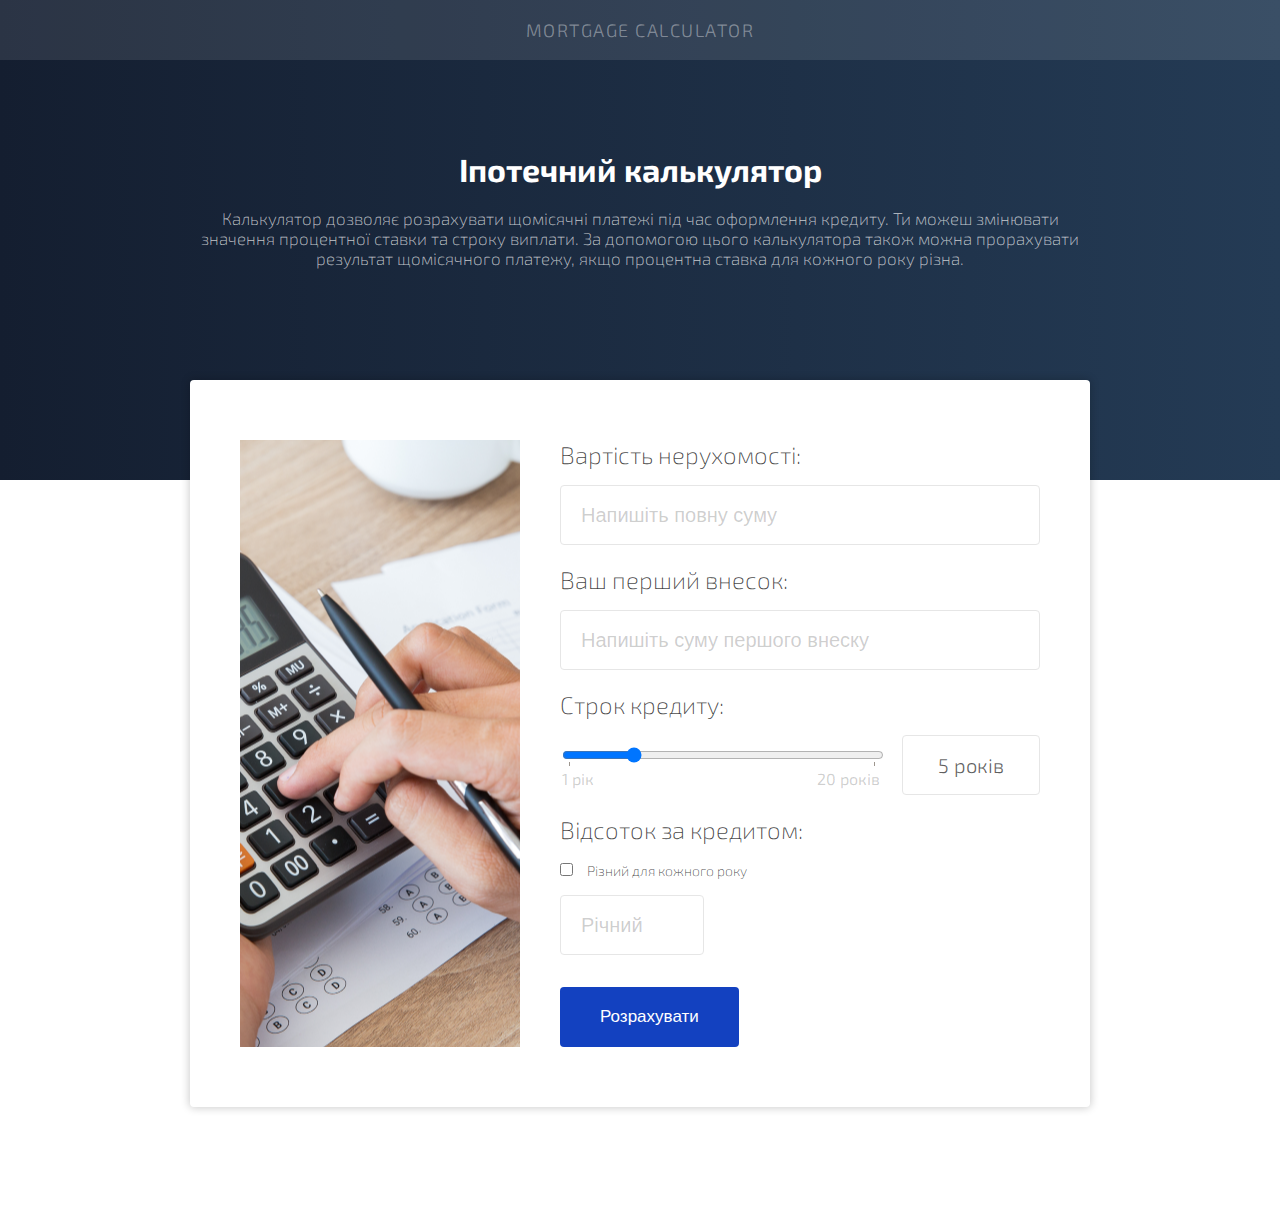
<file: index.html>
<!DOCTYPE html>
<html lang="ru">

<head>
    <meta charset="UTF-8">
    <meta name="viewport" content="width=device-width, initial-scale=1.0">
    <meta http-equiv="X-UA-Compatible" content="ie=edge">
    <link
        rel="shortcut icon"
        type="image/x-icon"
        href="img/calculator.ico"
    >

    <link
        href="https://fonts.googleapis.com/css?family=Exo+2:100,200,300,400,500,600,700,800,900&display=swap&subset=cyrillic,cyrillic-ext"
        rel="stylesheet">
    <link rel="stylesheet" type="text/css" href="css/style.css">
    <script src="js/main.js" type="text/javascript"></script>
    <title>Іпотечний калькулятор</title>
</head>

<body>

    <header>

        <div class="heading">
            <div class="heading-logo">
                Mortgage Calculator
            </div>
        </div>
        <div class="heading-text">
            <h1 class="heading-text-h1">Іпотечний калькулятор</h1>
            <p class="heading-text-p">
                Калькулятор дозволяє розрахувати щомісячні платежі під час оформлення кредиту. Ти можеш змінювати значення процентної ставки та строку виплати. За допомогою цього калькулятора також можна прорахувати результат щомісячного платежу, якщо процентна ставка для кожного року різна.
            </p>
        </div>

    </header>

    <main>
        <div class="calc-wrap">
            <div class="something"></div>

            <div class="calc">

                <div class="input-area-wrap">

                    <div class="input-area price-area">
                        <h3 class="input-heading">Вартість нерухомості:</h3>
                        <input class="input-plaсe input-price" id='input-price' placeholder="Напишіть повну суму"
                            required type="number"></input>
                    </div>

                    <div class="input-area down-payment-area">
                        <h3 class="input-heading">Ваш перший внесок:</h3>
                        <input class="input-plaсe input-down-payment" id='input-down-payment'
                            placeholder="Напишіть суму першого внеску" required type="number"></input>
                    </div>

                    <div class="input-area years-area">
                        <h3 class="input-heading">Строк кредиту:</h3>

                        <div class="input-output-years-wrap">

                            <div class="input-years-wrap">
                                <input class="input-years" id='input-years' oninput="inputYearsFunction()" type="range"
                                    list="tickmarks" min="1" max="20" step="1" value="5" required></input>
                                <datalist id="tickmarks">
                                    <option value="1" label="1 рік">
                                    <option value="20" label="20 років">
                                </datalist>
                            </div>

                            <div class="output-years-wrap">
                                <output class="output-years" id="output-years" for="input-years">5 років</output>
                            </div>

                        </div>
                    </div>

                    <div class="input-area percent">
                        <h3 class="input-heading">Відсоток за кредитом:</h3>

                        <div class="checkbox-percent-wrap">
                            <input id="checkbox-percent-input" class="checkbox-percent-input" type="checkbox"
                                onclick="onCheckboxSelected(this)"></input>
                            <label for="checkbox-percent-input" class="checkbox-percent-label">Різний для кожного
                                 року</label>
                        </div>

                        <div class="input-percent-wrap" id="input-percent-wrap">

                            <div class="input-percent-one-wrap" id='input-percent-one-wrap'>
                                <input class="input-plaсe input-percent input-percent-one" id="input-percent-one"
                                    type="number" placeholder="Річний"></input>
                            </div>

                            <div class="input-percent-many-wrap" id='input-percent-many-wrap'>
                                <div class="percent-many-wrap" id="percent-many-wrap">
                                    <input class="input-plaсe input-percent input-percent-many"
                                        id="input-percent-many-0" type="number" placeholder="1 рік"></input>
                                </div>
                            </div>

                        </div>
                    </div>
                </div>

                <div class="submit-button-wrap">
                    <button type="submit" class="submit-button" id="submit-button"
                        onclick="onSubmit()">Розрахувати</button>
                </div>

            </div>
        </div>

        <div class="tabl-box-wrap" id="tabl-box-wrap">

            <div class="tabl-box">

                <table class="tabl" id="tabl">

                    <tr class="tabl-description-wrap">
                        <th class="description month-description">Місяць</th>
                        <th class="description body-description">Тіло</th>
                        <th class="description percent-description">Відсоток</th>
                        <th class="description result-payment-description">Платіж</th>
                    </tr>

                </table>

            </div>

        </div>

    </main>


    <footer></footer>

</body>

</html>
</file>
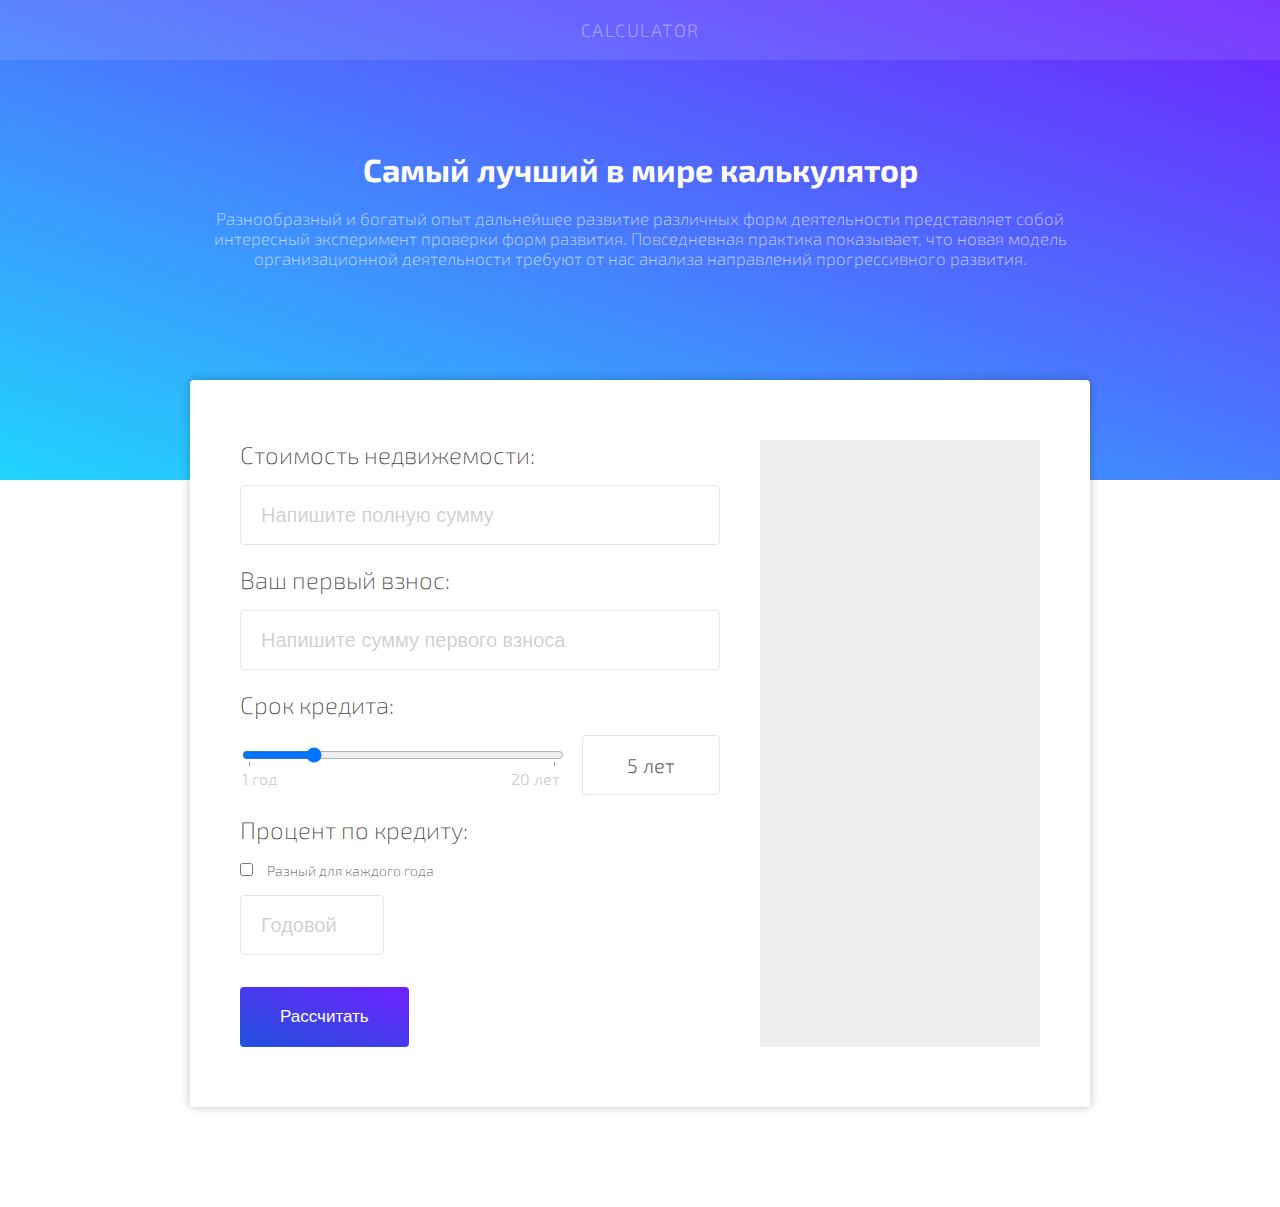
<file: docs/index.html>
<!DOCTYPE html>
<html lang="ru">

<head>
    <meta charset="UTF-8">
    <meta name="viewport" content="width=device-width, initial-scale=1.0">
    <meta http-equiv="X-UA-Compatible" content="ie=edge">

    <link
        href="https://fonts.googleapis.com/css?family=Exo+2:100,200,300,400,500,600,700,800,900&display=swap&subset=cyrillic,cyrillic-ext"
        rel="stylesheet">
    <link rel="stylesheet" type="text/css" href="css/style.css">
    <script src="js/main.js" type="text/javascript"></script>
    <title>Калькулятор</title>
</head>

<body>

    <header>

        <div class="heading">
            <div class="heading-logo">
                Calculator
            </div>
        </div>
        <div class="heading-text">
            <h1 class="heading-text-h1">Самый лучший в мире калькулятор</h1>
            <p class="heading-text-p">
                Разнообразный и богатый опыт дальнейшее развитие различных форм деятельности
                представляет собой интересный эксперимент проверки форм развития.
                Повседневная практика показывает, что новая модель организационной
                деятельности требуют от нас анализа направлений прогрессивного развития.
            </p>
        </div>

    </header>

    <main>
        <div class="calc-wrap">
            <div class="calc">

                <div class="input-area-wrap">

                    <!-- ******** СТОИМОСТЬ НЕДВИЖЕМОСТИ ******** -->
                    <div class="input-area price-area">
                        <h3 class="input-heading">Стоимость недвижемости:</h3>
                        <input class="input-plaсe input-price" id='input-price' placeholder="Напишите полную сумму"
                            required type="number"></input>
                    </div>

                    <!-- ******** ПЕРВЫЙ ВЗНОС ******** -->
                    <div class="input-area down-payment-area">
                        <h3 class="input-heading">Ваш первый взнос:</h3>
                        <input class="input-plaсe input-down-payment" id='input-down-payment'
                            placeholder="Напишите сумму первого взноса" required type="number"></input>
                    </div>

                    <!-- ******** СРОК КРЕДИТА ******** -->
                    <div class="input-area years-area">
                        <h3 class="input-heading">Срок кредита:</h3>

                        <div class="input-output-years-wrap">

                            <div class="input-years-wrap">
                                <input class="input-years" id='input-years' oninput="inputYearsFunction()" type="range"
                                    list="tickmarks" min="1" max="20" step="1" value="5" required></input>
                                <datalist id="tickmarks">
                                    <option value="1" label="1 год">
                                    <option value="20" label="20 лет">
                                </datalist>
                            </div>

                            <div class="output-years-wrap">
                                <output class="output-years" id="output-years" for="input-years">5 лет</output>
                            </div>

                        </div>
                    </div>

                    <!-- ******** ПРОЦЕНТ ПО КРЕДИТУ ******** -->
                    <div class="input-area percent">
                        <h3 class="input-heading">Процент по кредиту:</h3>

                        <!-- чек бокс (если для каждого года разный процент) -->
                        <div class="checkbox-percent-wrap">
                            <input id="checkbox-percent-input" class="checkbox-percent-input" type="checkbox"
                                onclick="onCheckboxSelected(this)"></input>
                            <label for="checkbox-percent-input" class="checkbox-percent-label">Разный для каждого
                                года</label>
                        </div>

                        <div class="input-percent-wrap" id="input-percent-wrap">

                            <!-- инпут – если процент одинаковый -->
                            <div class="input-percent-one-wrap" id='input-percent-one-wrap'>
                                <input class="input-plaсe input-percent input-percent-one" id="input-percent-one"
                                    type="number" placeholder="Годовой"></input>
                            </div>

                            <!-- инпуты – если процент для каждого года разный -->
                            <div class="input-percent-many-wrap" id='input-percent-many-wrap'>
                                <div class="percent-many-wrap" id="percent-many-wrap">
                                    <input class="input-plaсe input-percent input-percent-many"
                                        id="input-percent-many-0" type="number" placeholder="1 год"></input>
                                </div>
                            </div>

                        </div>
                    </div>
                </div>

                <!-- ******** КНОПКА РАССЧИТАТЬ ******** -->
                <div class="submit-button-wrap">
                    <button type="submit" class="submit-button" id="submit-button"
                        onclick="onSubmit()">Рассчитать</button>
                </div>

            </div>

            <!-- ******** ДОПОЛНИТЕЛЬНОЕ МЕСТО СПРАВА ОТ КАЛЬКУЛЯТОРА ******** -->
            <!-- **** (для картинки или банерной рекламы) **** -->
            <div class="something"></div>
        </div>

        <!-- ******** ТАБЛИЦА С РАССЧИТАННЫМИ РЕЗУЛЬТАТАМИ ******** -->
        <div class="tabl-box-wrap" id="tabl-box-wrap">

            <div class="tabl-box">

                <table class="tabl" id="tabl">

                    <tr class="tabl-description-wrap">
                        <th class="description month-description">Месяц</th>
                        <th class="description body-description">Тело</th>
                        <th class="description percent-description">Процент</th>
                        <th class="description result-payment-description">Платеж</th>
                    </tr>

                </table>

            </div>

        </div>

    </main>


    <footer></footer>

</body>

</html>
</file>
<file: css/style.css>
@charset "UTF-8";
body {
  font-family: "Exo 2", sans-serif;
  font-weight: 200; }

* {
  box-sizing: border-box; }

img {
  width: 100%;
  height: auto; }

body,
p,
h1,
h2,
h3,
h4,
a {
  margin: 0; }

header {
  height: 480px;
  width: 100%;
  background-color: #141e30;
  background-image: linear-gradient(to right, #141e30, #243b55);
  z-index: -100;
  text-align: center;
  color: white; }
  header .heading {
    height: 60px;
    background-color: rgba(255, 255, 255, 0.1);
    display: flex;
    align-items: center;
    justify-content: center; }
    header .heading .heading-logo {
      font-size: 18px;
      font-weight: 300;
      color: rgba(255, 255, 255, 0.4);
      text-transform: uppercase;
      letter-spacing: 1.5px; }
  header .heading-text {
    padding-top: 90px;
    width: 70vw;
    margin: 0 auto; }
    header .heading-text .heading-text-p {
      margin-top: 20px;
      font-size: 17px;
      color: rgba(255, 255, 255, 0.75); }

main {
  width: 900px;
  margin: 0 auto; }
  main .calc-wrap {
    background-color: #ffffff;
    z-index: -20;
    transform: translateY(-100px);
    border-radius: 4px;
    box-shadow: 0px 0px 8px 1px rgba(0, 0, 0, 0.2);
    padding: 60px 50px;
    display: flex; }
    main .calc-wrap .calc {
      width: 65%;
      padding-left: 40px; }
      main .calc-wrap .calc .input-area-wrap {
        color: rgba(0, 0, 0, 0.75);
        font-weight: 200; }
        main .calc-wrap .calc .input-area-wrap .input-area {
          margin-bottom: 20px;
          display: flex;
          flex-direction: column; }
          main .calc-wrap .calc .input-area-wrap .input-area .input-plaсe {
            height: 60px;
            border-radius: 4px;
            border: 1px solid #e6e6e6;
            font-size: 20px;
            padding-left: 20px;
            font-weight: 300;
            color: rgba(0, 0, 0, 0.637); }
          main .calc-wrap .calc .input-area-wrap .input-area .input-plaсe::placeholder {
            color: rgba(0, 0, 0, 0.2); }
          main .calc-wrap .calc .input-area-wrap .input-area .input-heading {
            margin-bottom: 16px;
            font-size: 24px;
            font-weight: 200; }
        main .calc-wrap .calc .input-area-wrap .years-area .input-output-years-wrap {
          display: flex;
          align-items: center;
          height: 60px; }
          main .calc-wrap .calc .input-area-wrap .years-area .input-output-years-wrap .input-years-wrap {
            width: 70%; }
            main .calc-wrap .calc .input-area-wrap .years-area .input-output-years-wrap .input-years-wrap .input-years {
              width: 100%; }
            main .calc-wrap .calc .input-area-wrap .years-area .input-output-years-wrap .input-years-wrap datalist {
              display: flex;
              justify-content: space-between;
              color: rgba(0, 0, 0, 0.2); }
          main .calc-wrap .calc .input-area-wrap .years-area .input-output-years-wrap .output-years-wrap {
            margin-left: 20px;
            width: 30%;
            height: 60px;
            border-radius: 4px;
            border: 1px solid #e6e6e6;
            font-size: 20px;
            font-weight: 300;
            color: rgba(0, 0, 0, 0.637);
            display: flex;
            align-items: center;
            justify-content: center; }
        main .calc-wrap .calc .input-area-wrap .percent .checkbox-percent-wrap {
          margin-bottom: 16px; }
          main .calc-wrap .calc .input-area-wrap .percent .checkbox-percent-wrap .checkbox-percent-input {
            margin: 0; }
          main .calc-wrap .calc .input-area-wrap .percent .checkbox-percent-wrap .checkbox-percent-label {
            margin-left: 10px;
            font-size: 14px; }
        main .calc-wrap .calc .input-area-wrap .percent .input-percent-wrap .input-percent-one-wrap {
          width: 100%; }
        main .calc-wrap .calc .input-area-wrap .percent .input-percent-wrap .input-percent-many-wrap {
          display: none;
          width: 100%; }
          main .calc-wrap .calc .input-area-wrap .percent .input-percent-wrap .input-percent-many-wrap .percent-many-wrap {
            display: flex;
            flex-wrap: wrap; }
        main .calc-wrap .calc .input-area-wrap .percent .input-percent-wrap .input-percent {
          width: 30%;
          margin-bottom: 12px;
          margin-right: 10px; }
        main .calc-wrap .calc .input-area-wrap .percent .input-percent-wrap .input-percent-main {
          width: 100%; }
      main .calc-wrap .calc .submit-button-wrap .submit-button {
        border-radius: 4px;
        background-color: #1341c0;
        border: none;
        padding: 20px 40px;
        font-size: 17px;
        color: white; }
    main .calc-wrap .something {
      background-image: url("../img/calculator.png");
      background-repeat: no-repeat;
      background-position: right;
      width: 35%; }
  main .tabl-box-wrap {
    display: none;
    width: 100%; }
    main .tabl-box-wrap .tabl-box {
      background-color: #ffffff;
      border-radius: 4px;
      box-shadow: 0px 0px 8px 1px rgba(0, 0, 0, 0.2);
      padding: 60px 50px;
      transform: translateY(-80px);
      position: relative;
      z-index: -20; }
      main .tabl-box-wrap .tabl-box .tabl {
        width: 100%;
        border: 1px solid #e6e6e6;
        border-spacing: 0px;
        border-radius: 2px; }
        main .tabl-box-wrap .tabl-box .tabl .tabl-description-wrap {
          display: flex; }
          main .tabl-box-wrap .tabl-box .tabl .tabl-description-wrap .description {
            height: 60px;
            background-color: #fafafa;
            width: 25%;
            padding-top: 20px;
            padding-left: 16px;
            font-weight: 400;
            color: rgba(0, 0, 0, 0.6);
            text-align: left;
            text-transform: uppercase;
            letter-spacing: 1.2px;
            font-size: 14px;
            border-radius: 2px 2px 0 0; }
        main .tabl-box-wrap .tabl-box .tabl .tabl-result-wrap {
          display: flex; }
          main .tabl-box-wrap .tabl-box .tabl .tabl-result-wrap .result {
            height: 60px;
            border-top: 1px solid #e6e6e6;
            width: 25%;
            padding-top: 20px;
            padding-left: 16px;
            font-size: 14px;
            font-weight: 200;
            color: rgba(0, 0, 0, 0.65); }

@media screen and (max-width: 920px) {
  main {
    width: 100%;
    padding: 0 10px; }

  header .heading-text {
    width: 90vw; } }
@media screen and (max-width: 720px) {
  main .calc-wrap {
    transform: translateY(-60px); }

  main .calc-wrap {
    flex-direction: column; }
    main .calc-wrap .calc {
      width: 100%;
      padding-right: 0; }
    main .calc-wrap .something {
      width: 100%;
      height: 160px;
      margin-top: 40px; }
  main .percent .input-percent {
    width: 30%;
    margin-bottom: 12px;
    margin-right: 10px; } }
@media screen and (max-width: 600px) {
  main .calc-wrap {
    transform: translateY(-40px); } }
@media screen and (max-width: 470px) {
  header {
    height: 520px; }

  main .calc-wrap {
    margin-top: 10px;
    transform: translateY(0px); }

  main .calc-wrap .calc .input-area-wrap .percent .input-percent-wrap .input-percent {
    width: 100%; }

  main .calc-wrap .calc .submit-button-wrap .submit-button {
    padding: 20px 0 20px 0;
    width: 100%; }

  main .calc-wrap .calc .input-area-wrap .years-area .input-output-years-wrap {
    flex-direction: column;
    align-items: normal;
    height: auto; }

  main .calc-wrap .calc .input-area-wrap .years-area .input-output-years-wrap .input-years-wrap {
    width: 100%; }

  main .calc-wrap .calc .input-area-wrap .years-area .input-output-years-wrap .output-years-wrap {
    margin-top: 20px;
    width: 100%;
    margin-left: 0px; } }
@media screen and (max-width: 320px) {
  header {
    height: 640px; } }

/*# sourceMappingURL=style.css.map */
</file>
<file: docs/css/style.css>
@charset "UTF-8";
body {
  font-family: "Exo 2", sans-serif;
  font-weight: 200; }

* {
  box-sizing: border-box; }

img {
  width: 100%;
  height: auto; }

body,
p,
h1,
h2,
h3,
h4,
a {
  margin: 0; }

header {
  height: 480px;
  width: 100%;
  background-color: #21d4fd;
  background-image: linear-gradient(19deg, #21d4fd 0%, #6f21ff 100%);
  z-index: -100;
  text-align: center;
  color: white; }
  header .heading {
    height: 60px;
    background-color: rgba(255, 255, 255, 0.1);
    display: flex;
    align-items: center;
    justify-content: center; }
    header .heading .heading-logo {
      font-size: 18px;
      font-weight: 300;
      color: rgba(255, 255, 255, 0.4);
      text-transform: uppercase;
      letter-spacing: 1.5px; }
  header .heading-text {
    padding-top: 90px;
    width: 70vw;
    margin: 0 auto; }
    header .heading-text .heading-text-p {
      margin-top: 20px;
      font-size: 17px;
      color: rgba(255, 255, 255, 0.75); }

main {
  width: 900px;
  margin: 0 auto; }
  main .calc-wrap {
    background-color: #ffffff;
    z-index: -20;
    transform: translateY(-100px);
    border-radius: 4px;
    box-shadow: 0px 0px 8px 1px rgba(0, 0, 0, 0.2);
    padding: 60px 50px;
    display: flex; }
    main .calc-wrap .calc {
      width: 65%;
      padding-right: 40px; }
      main .calc-wrap .calc .input-area-wrap {
        color: rgba(0, 0, 0, 0.75);
        font-weight: 200; }
        main .calc-wrap .calc .input-area-wrap .input-area {
          margin-bottom: 20px;
          display: flex;
          flex-direction: column; }
          main .calc-wrap .calc .input-area-wrap .input-area .input-plaсe {
            height: 60px;
            border-radius: 4px;
            border: 1px solid #e6e6e6;
            font-size: 20px;
            padding-left: 20px;
            font-weight: 300;
            color: rgba(0, 0, 0, 0.637); }
          main .calc-wrap .calc .input-area-wrap .input-area .input-plaсe::placeholder {
            color: rgba(0, 0, 0, 0.2); }
          main .calc-wrap .calc .input-area-wrap .input-area .input-heading {
            margin-bottom: 16px;
            font-size: 24px;
            font-weight: 200; }
        main .calc-wrap .calc .input-area-wrap .years-area .input-output-years-wrap {
          display: flex;
          align-items: center;
          height: 60px; }
          main .calc-wrap .calc .input-area-wrap .years-area .input-output-years-wrap .input-years-wrap {
            width: 70%; }
            main .calc-wrap .calc .input-area-wrap .years-area .input-output-years-wrap .input-years-wrap .input-years {
              width: 100%; }
            main .calc-wrap .calc .input-area-wrap .years-area .input-output-years-wrap .input-years-wrap datalist {
              display: flex;
              justify-content: space-between;
              color: rgba(0, 0, 0, 0.2); }
          main .calc-wrap .calc .input-area-wrap .years-area .input-output-years-wrap .output-years-wrap {
            margin-left: 20px;
            width: 30%;
            height: 60px;
            border-radius: 4px;
            border: 1px solid #e6e6e6;
            font-size: 20px;
            font-weight: 300;
            color: rgba(0, 0, 0, 0.637);
            display: flex;
            align-items: center;
            justify-content: center; }
        main .calc-wrap .calc .input-area-wrap .percent .checkbox-percent-wrap {
          margin-bottom: 16px; }
          main .calc-wrap .calc .input-area-wrap .percent .checkbox-percent-wrap .checkbox-percent-input {
            margin: 0; }
          main .calc-wrap .calc .input-area-wrap .percent .checkbox-percent-wrap .checkbox-percent-label {
            margin-left: 10px;
            font-size: 14px; }
        main .calc-wrap .calc .input-area-wrap .percent .input-percent-wrap .input-percent-one-wrap {
          width: 100%; }
        main .calc-wrap .calc .input-area-wrap .percent .input-percent-wrap .input-percent-many-wrap {
          display: none;
          width: 100%; }
          main .calc-wrap .calc .input-area-wrap .percent .input-percent-wrap .input-percent-many-wrap .percent-many-wrap {
            display: flex;
            flex-wrap: wrap; }
        main .calc-wrap .calc .input-area-wrap .percent .input-percent-wrap .input-percent {
          width: 30%;
          margin-bottom: 12px;
          margin-right: 10px; }
        main .calc-wrap .calc .input-area-wrap .percent .input-percent-wrap .input-percent-main {
          width: 100%; }
      main .calc-wrap .calc .submit-button-wrap .submit-button {
        border-radius: 4px;
        background-image: linear-gradient(19deg, #2053dd 0%, #6f21ff 100%);
        border: none;
        padding: 20px 40px;
        font-size: 17px;
        color: white; }
    main .calc-wrap .something {
      background-color: rgba(0, 0, 0, 0.061);
      width: 35%; }
  main .tabl-box-wrap {
    display: none;
    width: 100%; }
    main .tabl-box-wrap .tabl-box {
      background-color: #ffffff;
      border-radius: 4px;
      box-shadow: 0px 0px 8px 1px rgba(0, 0, 0, 0.2);
      padding: 60px 50px;
      transform: translateY(-80px);
      position: relative;
      z-index: -20; }
      main .tabl-box-wrap .tabl-box .tabl {
        width: 100%;
        border: 1px solid #e6e6e6;
        border-spacing: 0px;
        border-radius: 2px; }
        main .tabl-box-wrap .tabl-box .tabl .tabl-description-wrap {
          display: flex; }
          main .tabl-box-wrap .tabl-box .tabl .tabl-description-wrap .description {
            height: 60px;
            background-color: #fafafa;
            width: 25%;
            padding-top: 20px;
            padding-left: 16px;
            font-weight: 400;
            color: rgba(0, 0, 0, 0.6);
            text-align: left;
            text-transform: uppercase;
            letter-spacing: 1.2px;
            font-size: 14px;
            border-radius: 2px 2px 0 0; }
        main .tabl-box-wrap .tabl-box .tabl .tabl-result-wrap {
          display: flex; }
          main .tabl-box-wrap .tabl-box .tabl .tabl-result-wrap .result {
            height: 60px;
            border-top: 1px solid #e6e6e6;
            width: 25%;
            padding-top: 20px;
            padding-left: 16px;
            font-size: 14px;
            font-weight: 200;
            color: rgba(0, 0, 0, 0.65); }

@media screen and (max-width: 920px) {
  main {
    width: 100%;
    padding: 0 10px; }

  header .heading-text {
    width: 90vw; } }
@media screen and (max-width: 720px) {
  main .calc-wrap {
    transform: translateY(-60px); }

  main .calc-wrap {
    flex-direction: column; }
    main .calc-wrap .calc {
      width: 100%;
      padding-right: 0; }
    main .calc-wrap .something {
      width: 100%;
      height: 160px;
      margin-top: 40px; }
  main .percent .input-percent {
    width: 30%;
    margin-bottom: 12px;
    margin-right: 10px; } }
@media screen and (max-width: 600px) {
  main .calc-wrap {
    transform: translateY(-40px); } }
@media screen and (max-width: 470px) {
  header {
    height: 520px; }

  main .calc-wrap {
    margin-top: 10px;
    transform: translateY(0px); }

  main .calc-wrap .calc .input-area-wrap .percent .input-percent-wrap .input-percent {
    width: 100%; }

  main .calc-wrap .calc .submit-button-wrap .submit-button {
    padding: 20px 0 20px 0;
    width: 100%; }

  main .calc-wrap .calc .input-area-wrap .years-area .input-output-years-wrap {
    flex-direction: column;
    align-items: normal;
    height: auto; }

  main .calc-wrap .calc .input-area-wrap .years-area .input-output-years-wrap .input-years-wrap {
    width: 100%; }

  main .calc-wrap .calc .input-area-wrap .years-area .input-output-years-wrap .output-years-wrap {
    margin-top: 20px;
    width: 100%;
    margin-left: 0px; } }
@media screen and (max-width: 320px) {
  header {
    height: 640px; } }

/*# sourceMappingURL=style.css.map */
</file>
